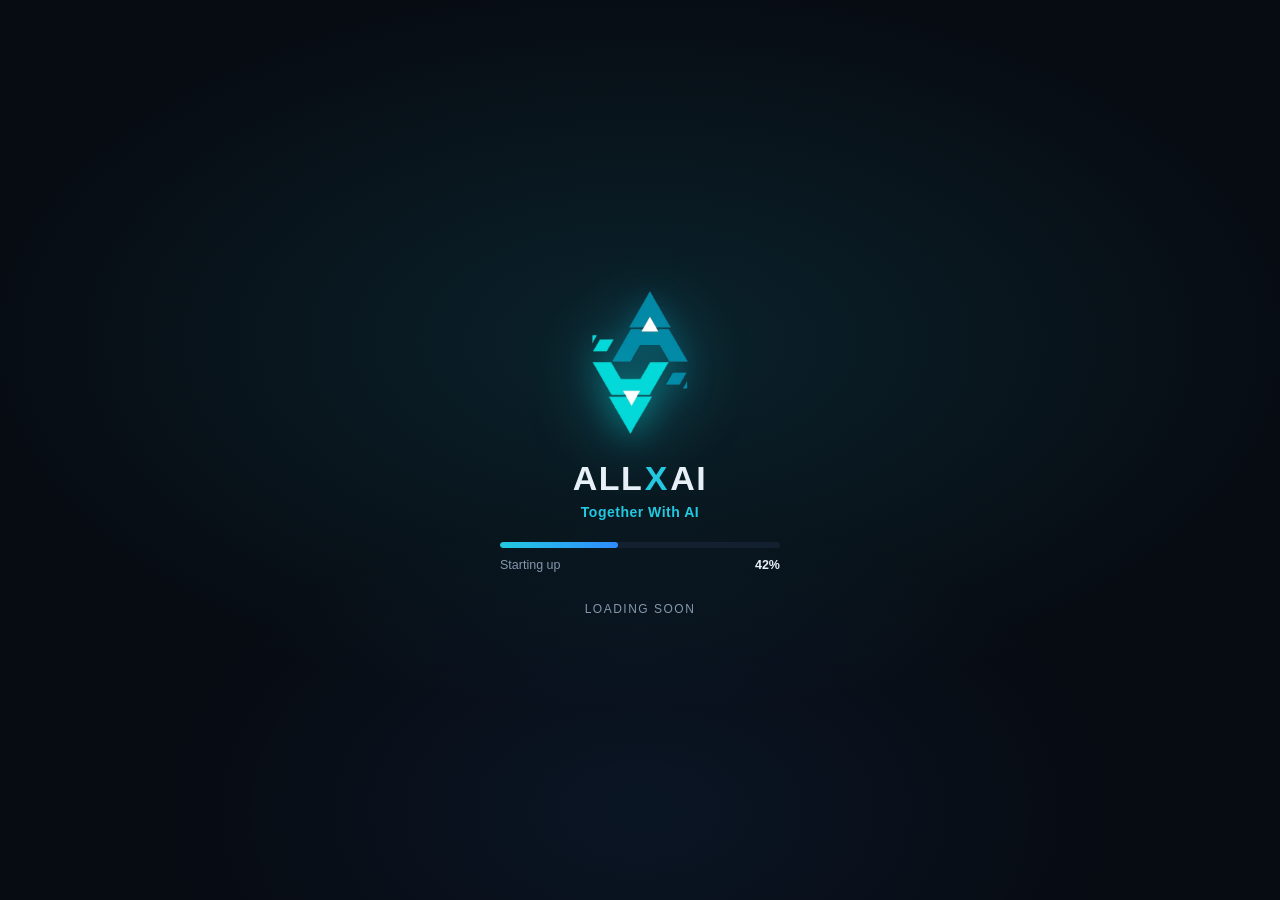
<file: loading.html>
<!doctype html>
<html lang="en">
<head>
<meta charset="utf-8" />
<meta name="robots" content="noindex,nofollow" />
<meta name="viewport" content="width=device-width, initial-scale=1" />
<link rel="icon" href="[data-uri]" />
<title>ALLXAI - Loading</title>
<style>
  :root{ --bg:#070b12; --ink:#e8f0f7; --muted:#8598ad; --cyan:#22c9e0; --cyan2:#2f8cff; --line:#1b2838; }
  @media (prefers-reduced-motion: reduce){ .bar-fill{animation:none !important} }
  *{box-sizing:border-box}
  html,body{height:100%}
  body{margin:0;background:
      radial-gradient(1100px 600px at 50% 38%, rgba(34,201,224,.12), transparent 62%),
      radial-gradient(800px 500px at 50% 90%, rgba(47,140,255,.08), transparent 60%),
      var(--bg);
    color:var(--ink);font-family:-apple-system,BlinkMacSystemFont,"Segoe UI",Roboto,Helvetica,Arial,sans-serif;
    -webkit-font-smoothing:antialiased;display:grid;place-items:center;min-height:100vh;padding:24px}
  .stage{display:flex;flex-direction:column;align-items:center;text-align:center;width:100%;max-width:420px}
  /* logo icon (placeholder mark - swap for real asset) */
  .mark{filter:drop-shadow(0 12px 34px rgba(34,201,224,.4));animation:axIn .6s ease both, axFloat 4.6s ease-in-out .6s infinite}
  .mark svg{display:block}
  .wordmark{margin-top:20px;font-size:34px;font-weight:800;letter-spacing:1.5px;animation:axIn .6s ease .15s both}
  .wordmark-img{width:210px;max-width:72vw;height:auto;margin-top:16px;animation:axIn .6s ease .15s both}
  .wordmark .x{color:var(--cyan);display:inline-block;transform-origin:50% 50%;margin:0 .04em;animation:xspin 12s linear infinite}
  .tag{margin-top:6px;color:var(--cyan);font-weight:600;letter-spacing:.5px;font-size:14px}
  /* progress */
  .track{width:280px;max-width:78vw;height:6px;margin-top:22px;border-radius:999px;background:#132030;overflow:hidden}
  .bar-fill{height:100%;width:0;border-radius:999px;background:linear-gradient(90deg,var(--cyan),var(--cyan2));transition:width .18s ease}
  .row{display:flex;justify-content:space-between;width:280px;max-width:78vw;margin-top:10px;color:var(--muted);font-size:12.5px}
  .pct{font-variant-numeric:tabular-nums;color:var(--ink);font-weight:700}
  .soon{margin-top:30px;font-size:12px;color:var(--muted);letter-spacing:1.5px;text-transform:uppercase}
  @keyframes axIn{from{opacity:0;transform:scale(.82) translateY(6px)}to{opacity:1;transform:none}}
  @keyframes axFloat{0%,100%{transform:translateY(0)}50%{transform:translateY(-5px)}}
  @media (prefers-reduced-motion: reduce){ .axmark,.wordmark,.brandmark,.logo{animation:none !important} }

  /* --- animated ALLXAI mark (shared component) --- */
  .axlogo{position:relative;display:inline-grid;place-items:center;width:var(--axsz,132px);height:var(--axsz,132px);flex:0 0 auto}
  .axlogo .r{display:none}
  .axlogo .r1{inset:0;border:2px dotted rgba(3,217,217,.60);animation:axRing 7s linear infinite}
  .axlogo .r2{inset:12%;border:1.5px dotted rgba(3,137,166,.55);animation:axRingR 10s linear infinite}
  .axlogo .l{position:absolute;width:64%;left:18%;top:4%;height:auto}
  .axlogo .lt{animation:axReveal 1.1s cubic-bezier(.2,.75,.25,1) both;filter:drop-shadow(0 5px 14px rgba(3,137,166,.35))}
  .axlogo .lb{animation:axReveal 1.1s cubic-bezier(.2,.75,.25,1) .9s both;filter:drop-shadow(0 6px 16px rgba(3,217,217,.4))}
  @keyframes axReveal{0%{opacity:0;transform:translateY(-9px) scale(.86)}100%{opacity:1;transform:none}}
  @keyframes axRing{0%{transform:rotate(0) scale(1);opacity:.6}50%{transform:rotate(180deg) scale(1.13);opacity:1}100%{transform:rotate(360deg) scale(1);opacity:.6}}
  @keyframes axRingR{0%{transform:rotate(0) scale(1.08);opacity:.5}50%{transform:rotate(-180deg) scale(.94);opacity:.85}100%{transform:rotate(-360deg) scale(1.08);opacity:.5}}
  @media (prefers-reduced-motion: reduce){ .axlogo .r1,.axlogo .r2,.axlogo .lt,.axlogo .lb{animation:none !important} }
  @keyframes xspin{to{transform:rotate(360deg)}}
  @media (prefers-reduced-motion: reduce){ .x{animation:none !important} }
</style>
</head>
<body>
  <div class="stage">
    <div class="mark" aria-label="ALLXAI logo"><span class="axlogo" style="--axsz:150px" role="img" aria-label="ALLXAI logo"><span class="r r1"></span><span class="r r2"></span><img class="l lt" alt="" src="[data-uri]"/><img class="l lb" alt="ALLXAI" src="[data-uri]"/></span></div>
    <div class="wordmark">ALL<span class="x">X</span>AI</div>
    <div class="tag">Together With AI</div>
    <div class="track"><div class="bar-fill" id="bar"></div></div>
    <div class="row"><span id="status">Starting up</span><span class="pct" id="pct">0%</span></div>
    <div class="soon">Loading soon</div>
  </div>
<script>
  var steps=[[18,"Starting up"],[42,"Loading workspace"],[68,"Preparing your dashboard"],[88,"Almost there"],[100,"Ready"]];
  var bar=document.getElementById('bar'), pct=document.getElementById('pct'), status=document.getElementById('status');
  var i=0;
  function tick(){
    if(i>=steps.length){ setTimeout(function(){ location.href='login.html'; }, 500); return; }
    var s=steps[i++]; bar.style.width=s[0]+'%'; pct.textContent=s[0]+'%'; status.textContent=s[1];
    setTimeout(tick, 620);
  }
  setTimeout(tick, 350);
</script>
</body>
</html>
</file>
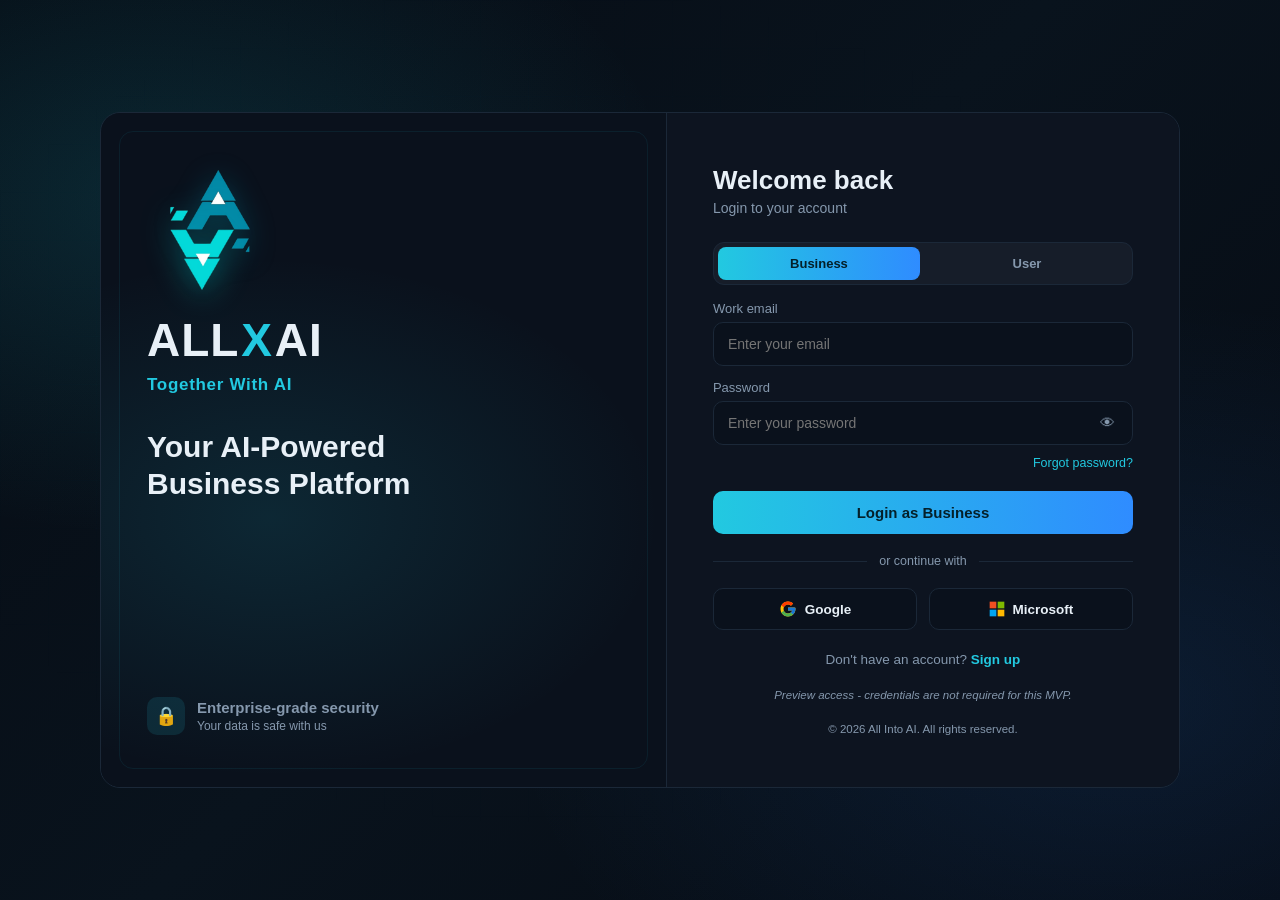
<file: login.html>
<!doctype html>
<html lang="en">
<head>
<meta charset="utf-8" />
<meta name="robots" content="noindex,nofollow" />
<meta name="viewport" content="width=device-width, initial-scale=1" />
<link rel="icon" href="[data-uri]" />
<title>ALLXAI - Sign in</title>
<style>
  :root{
    --bg:#070b12; --panel:#0d1420; --panel2:#0a111c; --line:#1b2838;
    --ink:#e8f0f7; --muted:#8598ad; --cyan:#22c9e0; --cyan2:#2f8cff;
  }
  *{box-sizing:border-box}
  body{margin:0;min-height:100vh;background:
      radial-gradient(800px 520px at 12% 22%, rgba(34,201,224,.14), transparent 65%),
      radial-gradient(950px 620px at 88% 78%, rgba(47,140,255,.12), transparent 65%),
      linear-gradient(135deg,#060b13 0%,#09131d 48%,#060a12 100%);
    color:var(--ink);font-family:-apple-system,BlinkMacSystemFont,"Segoe UI",Roboto,Helvetica,Arial,sans-serif;
    -webkit-font-smoothing:antialiased;display:grid;place-items:center;padding:24px}
  body::before{content:"";position:fixed;inset:0;pointer-events:none;opacity:.32;
    background-image:linear-gradient(rgba(81,226,241,.07) 1px,transparent 1px),linear-gradient(90deg,rgba(81,226,241,.07) 1px,transparent 1px);
    background-size:48px 48px;mask-image:radial-gradient(ellipse at 42% 45%,black,transparent 74%)}
  body::after{content:"";position:fixed;inset:0;pointer-events:none;opacity:.16;
    background:repeating-linear-gradient(0deg,rgba(255,255,255,.035) 0 1px,transparent 1px 5px);mix-blend-mode:soft-light}
  .wrap{position:relative;z-index:1;width:100%;max-width:1080px;display:grid;grid-template-columns:1.05fr .95fr;
    gap:0;border:1px solid var(--line);border-radius:20px;overflow:hidden;
    background:linear-gradient(180deg,rgba(255,255,255,.02),transparent)}
  @media (max-width:820px){
    body{display:block;padding:16px}
    .wrap{grid-template-columns:1fr;border-radius:18px}
    .left{display:flex;min-height:0;padding:38px 30px 30px;border-right:none;border-bottom:1px solid var(--line)}
    .right{padding:34px 30px 38px}
    .brandmark .axlogo{width:126px;height:126px}
    .logo{font-size:46px}
    .tag{font-size:17px;margin-top:8px}
    .headline{font-size:30px;line-height:1.18;max-width:360px;margin-top:28px}
    .secure{margin-top:30px;font-size:15px}
    .secure .s{width:38px;height:38px;font-size:18px}
    .secure span[style]{font-size:13px !important}
    .right h1{font-size:30px}
    .right .sub{font-size:16px;margin-bottom:28px}
  }
  /* left brand panel */
  .left{position:relative;padding:52px 46px;background:
      radial-gradient(600px 400px at 30% 60%, rgba(34,201,224,.12), transparent 65%), var(--panel2);
    display:flex;flex-direction:column;justify-content:space-between;min-height:560px;border-right:1px solid var(--line)}
  .left::before{content:"";position:absolute;inset:18px;border:1px solid rgba(34,201,224,.08);border-radius:14px;pointer-events:none}
  .brandmark{width:126px;margin-bottom:18px;animation:axIn .6s ease both, axFloat 4.6s ease-in-out .6s infinite}
  .brandmark .axlogo{width:126px;height:126px}
  .brandmark svg{width:126px;height:auto;display:block}
  .logo{font-size:46px;font-weight:800;letter-spacing:1px;animation:axIn .6s ease .12s both}
  .logo .x{color:var(--cyan);display:inline-block;transform-origin:50% 50%;margin:0 .04em;animation:xspin 12s linear infinite}
  .tag{color:var(--cyan);font-weight:650;margin-top:8px;letter-spacing:.7px;font-size:17px}
  .headline{margin-top:34px;font-size:30px;font-weight:750;line-height:1.22;max-width:360px}
.secure{display:flex;align-items:center;gap:12px;color:var(--muted);font-size:15px}
  .secure .s{width:38px;height:38px;border-radius:10px;background:rgba(34,201,224,.12);color:var(--cyan);display:grid;place-items:center;font-size:18px}
  /* right form */
  .right{padding:52px 46px;background:var(--panel)}
  .right h1{font-size:26px;margin:0 0 4px}
  .right .sub{color:var(--muted);margin-bottom:26px;font-size:14px}
  label{display:block;font-size:13px;color:var(--muted);margin:14px 0 6px}
  .inp{position:relative}
  .inp input{width:100%;padding:13px 14px;border:1px solid var(--line);border-radius:10px;background:var(--panel2);color:var(--ink);font-size:14px}
  .inp input:focus{outline:none;border-color:var(--cyan);box-shadow:0 0 0 3px rgba(34,201,224,.15)}
  .eye{position:absolute;right:12px;top:12px;color:var(--muted);cursor:pointer;background:none;border:none;font-size:15px}
  .forgot{text-align:right;margin-top:8px}
  .forgot a{color:var(--cyan);font-size:12.5px;text-decoration:none}
  .btn{width:100%;margin-top:20px;padding:13px;border:none;border-radius:10px;font-size:15px;font-weight:700;cursor:pointer;
    background:linear-gradient(90deg,var(--cyan),var(--cyan2));color:#04202a}
  .or{display:flex;align-items:center;gap:12px;color:var(--muted);font-size:12.5px;margin:20px 0}
  .or::before,.or::after{content:"";flex:1;height:1px;background:var(--line)}
  .oauth{display:grid;grid-template-columns:1fr 1fr;gap:12px}
  .oauth button{padding:11px;border:1px solid var(--line);border-radius:10px;background:var(--panel2);color:var(--ink);font-weight:600;font-size:13.5px;cursor:pointer;display:flex;align-items:center;justify-content:center;gap:8px}
  .signup{text-align:center;margin-top:22px;color:var(--muted);font-size:13.5px}
  .signup a{color:var(--cyan);text-decoration:none;font-weight:600}
  .demo-note{margin-top:22px;text-align:center;font-size:11.5px;color:var(--muted);font-style:italic}
  @keyframes axIn{from{opacity:0;transform:scale(.82) translateY(6px)}to{opacity:1;transform:none}}
  @keyframes axFloat{0%,100%{transform:translateY(0)}50%{transform:translateY(-5px)}}
  @media (prefers-reduced-motion: reduce){ .axmark,.wordmark,.brandmark,.logo{animation:none !important} }

  /* --- animated ALLXAI mark (shared component) --- */
  .axlogo{position:relative;display:inline-grid;place-items:center;width:var(--axsz,132px);height:var(--axsz,132px);flex:0 0 auto}
  .axlogo .r{display:none}
  .axlogo .r1{inset:0;border:2px dotted rgba(3,217,217,.60);animation:axRing 7s linear infinite}
  .axlogo .r2{inset:12%;border:1.5px dotted rgba(3,137,166,.55);animation:axRingR 10s linear infinite}
  .axlogo .l{position:absolute;width:64%;left:18%;top:4%;height:auto}
  .axlogo .lt{animation:axReveal 1.1s cubic-bezier(.2,.75,.25,1) both;filter:drop-shadow(0 5px 14px rgba(3,137,166,.35))}
  .axlogo .lb{animation:axReveal 1.1s cubic-bezier(.2,.75,.25,1) .9s both;filter:drop-shadow(0 6px 16px rgba(3,217,217,.4))}
  @keyframes axReveal{0%{opacity:0;transform:translateY(-9px) scale(.86)}100%{opacity:1;transform:none}}
  @keyframes axRing{0%{transform:rotate(0) scale(1);opacity:.6}50%{transform:rotate(180deg) scale(1.13);opacity:1}100%{transform:rotate(360deg) scale(1);opacity:.6}}
  @keyframes axRingR{0%{transform:rotate(0) scale(1.08);opacity:.5}50%{transform:rotate(-180deg) scale(.94);opacity:.85}100%{transform:rotate(-360deg) scale(1.08);opacity:.5}}
  @media (prefers-reduced-motion: reduce){ .axlogo .r1,.axlogo .r2,.axlogo .lt,.axlogo .lb{animation:none !important} }
  .wordmark-img{width:190px;max-width:74%;height:auto;display:block;margin:2px 0 2px;animation:axIn .6s ease .12s both}
  @keyframes xspin{to{transform:rotate(360deg)}}
  @media (prefers-reduced-motion: reduce){ .x{animation:none !important} }

  .acct-toggle{display:flex;gap:6px;background:rgba(255,255,255,.04);border:1px solid var(--line);border-radius:11px;padding:4px;margin:2px 0 16px}
  .acct-opt{flex:1;padding:9px 10px;border:0;border-radius:8px;background:transparent;color:var(--muted);font-weight:650;font-size:13px;cursor:pointer;font-family:inherit}
  .acct-opt.active{background:linear-gradient(90deg,var(--cyan),var(--cyan2));color:#04202a}
  .login-foot{margin-top:22px;text-align:center;font-size:11.5px;color:var(--muted)}
</style>
</head>
<body>
  <div class="wrap">
    <div class="left">
      <div>
        <div class="brandmark"><span class="axlogo" style="--axsz:100px" role="img" aria-label="ALLXAI logo"><span class="r r1"></span><span class="r r2"></span><img class="l lt" alt="" src="[data-uri]"/><img class="l lb" alt="ALLXAI" src="[data-uri]"/></span></div>
        <div class="logo">ALL<span class="x">X</span>AI</div>
        <div class="tag">Together With AI</div>
        <div class="headline">Your AI-Powered Business Platform</div>
      </div>
      <div class="secure"><span class="s">&#128274;</span><div><b>Enterprise-grade security</b><br><span style="font-size:12px">Your data is safe with us</span></div></div>
    </div>
    <div class="right">
      <h1>Welcome back</h1>
      <div class="sub">Login to your account</div>
      <div class="acct-toggle" role="tablist" aria-label="Account type">
        <button type="button" class="acct-opt active" data-acct="business" onclick="setAcct('business')">Business</button>
        <button type="button" class="acct-opt" data-acct="user" onclick="setAcct('user')">User</button>
      </div>
      <label id="emailLabel">Work email</label>
      <div class="inp"><input type="email" placeholder="Enter your email" /></div>
      <label>Password</label>
      <div class="inp"><input id="pw" type="password" placeholder="Enter your password" /><button class="eye" onclick="var p=document.getElementById('pw');p.type=p.type==='password'?'text':'password'">&#128065;</button></div>
      <div class="forgot"><a href="#" onclick="document.getElementById('fpnote').style.display='block';return false">Forgot password?</a></div>
      <div id="fpnote" style="display:none;font-size:11.5px;color:var(--muted);margin-top:6px;text-align:right">Demonstration only - password reset is not enabled in the MVP.</div>
      <button class="btn" id="loginBtn" onclick="enterDemo()">Login as Business</button>
      <div class="or">or continue with</div>
      <div class="oauth"><button onclick="location.href='app.html'"><svg width="18" height="18" viewBox="0 0 48 48" aria-hidden="true"><path fill="#FFC107" d="M43.6 20.5H42V20H24v8h11.3C33.7 32.9 29.3 36 24 36c-6.6 0-12-5.4-12-12s5.4-12 12-12c3.1 0 5.9 1.2 8 3.1l5.7-5.7C34.6 6.1 29.6 4 24 4 12.9 4 4 12.9 4 24s8.9 20 20 20 20-8.9 20-20c0-1.3-.1-2.3-.4-3.5z"/><path fill="#FF3D00" d="M6.3 14.7l6.6 4.8C14.7 16 19 12 24 12c3.1 0 5.9 1.2 8 3.1l5.7-5.7C34.6 6.1 29.6 4 24 4 16.3 4 9.7 8.3 6.3 14.7z"/><path fill="#4CAF50" d="M24 44c5.2 0 9.9-2 13.4-5.2l-6.2-5.2C29.2 35.1 26.7 36 24 36c-5.3 0-9.7-3.1-11.3-7.6l-6.5 5C9.6 39.6 16.2 44 24 44z"/><path fill="#1976D2" d="M43.6 20.5H42V20H24v8h11.3c-.8 2.2-2.2 4.1-4.1 5.6l6.2 5.2C39.9 36.5 44 31 44 24c0-1.3-.1-2.3-.4-3.5z"/></svg> Google</button><button onclick="location.href='app.html'"><svg width="16" height="16" viewBox="0 0 24 24" aria-hidden="true"><path fill="#F25022" d="M1 1h10v10H1z"/><path fill="#7FBA00" d="M13 1h10v10H13z"/><path fill="#00A4EF" d="M1 13h10v10H1z"/><path fill="#FFB900" d="M13 13h10v10H13z"/></svg> Microsoft</button></div>
      <div class="signup">Don't have an account? <a href="#" onclick="enterDemo();return false">Sign up</a></div>
      <div class="demo-note">Preview access - credentials are not required for this MVP.</div>
      <div class="login-foot">&copy; 2026 All Into AI. All rights reserved.</div>
    </div>
  </div>
</body>
<script>
function enterDemo(){ location.href='app.html'; }
function setAcct(t){ document.querySelectorAll('.acct-opt').forEach(function(b){ b.classList.toggle('active', b.dataset.acct===t); });
  var biz=t==='business'; var lb=document.getElementById('loginBtn'); if(lb) lb.textContent= biz?'Login as Business':'Login as User';
  var el=document.getElementById('emailLabel'); if(el) el.textContent= biz?'Work email':'Email address'; }
document.querySelectorAll('.oauth button').forEach(function(button){ button.onclick=enterDemo; });
</script>
</html>
</file>
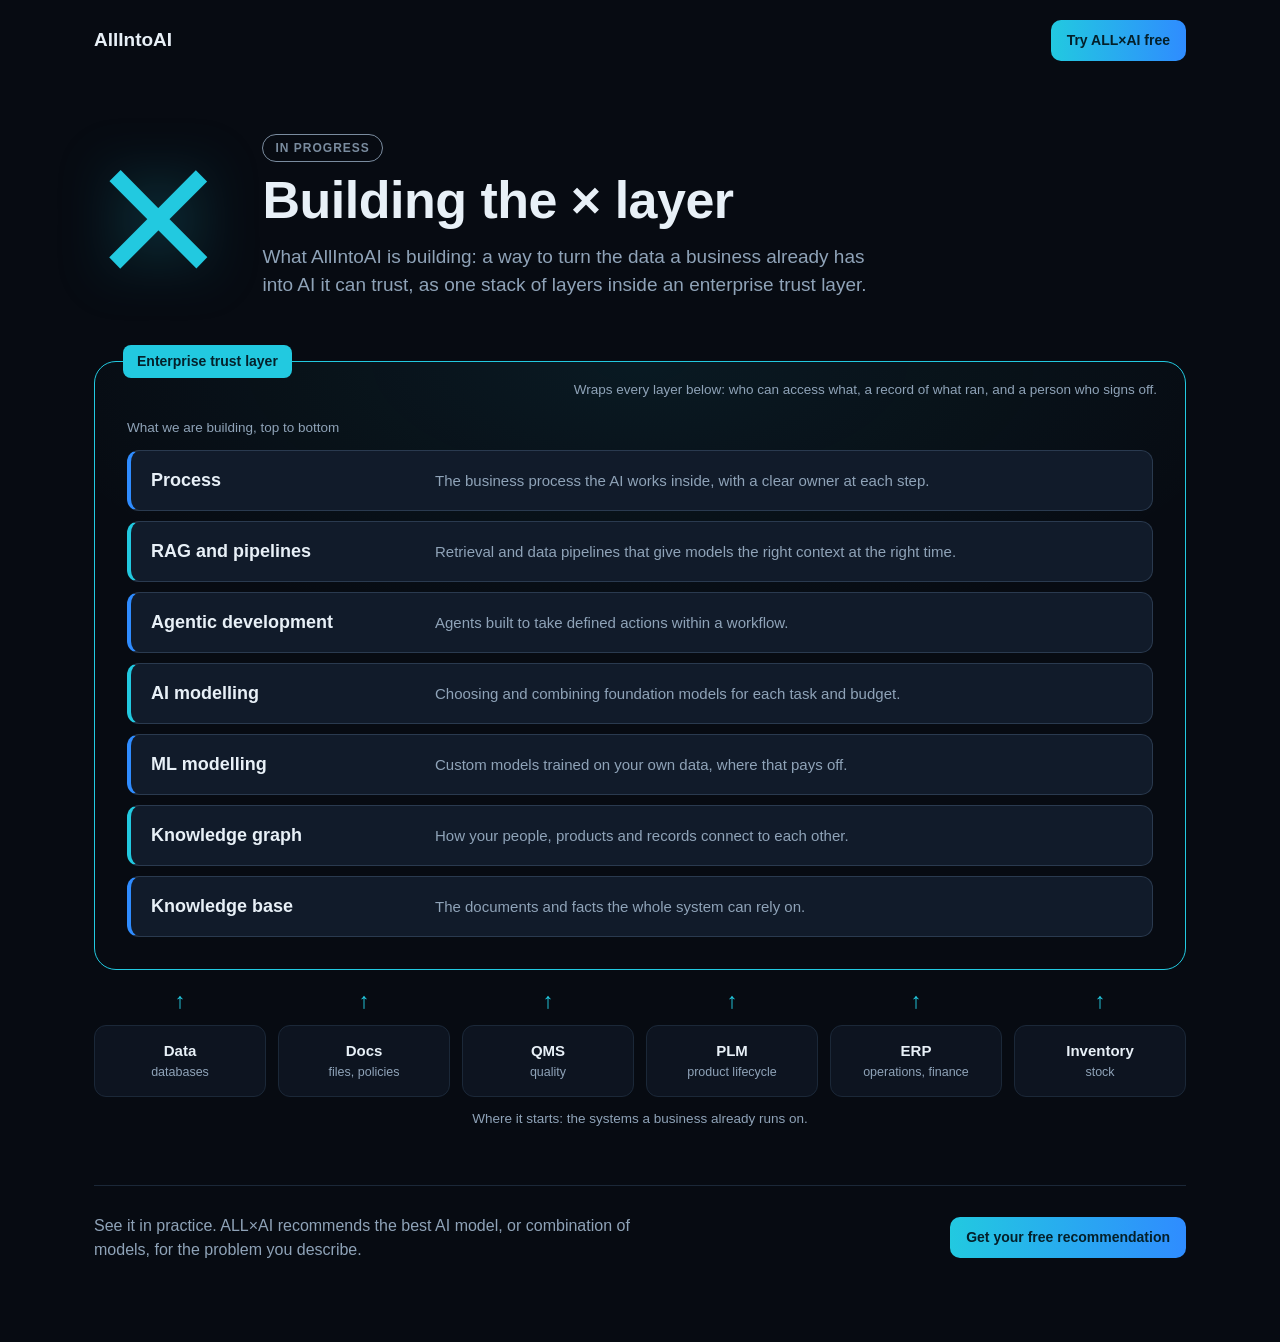
<file: x-layer.html>
<!doctype html>
<html lang="en">
<head>
<meta charset="utf-8" />
<meta name="viewport" content="width=device-width, initial-scale=1" />
<title>Building the × layer | AllIntoAI</title>
<meta name="description" content="AllIntoAI is building the × layer: from your business data to AI you can trust, inside one enterprise trust layer." />
<link rel="canonical" href="https://allintoai.ai/x-layer" />
<link rel="icon" href="favicon.png" />
<style>
  :root{--bg:#070b12;--panel:#0d1420;--panel2:#111b2a;--ink:#e8f0f7;--muted:#8fa3b8;--cyan:#22c9e0;--cyan2:#2f8cff;--line:#1b2838;--line2:#2a3a4f}
  *{box-sizing:border-box}
  html,body{margin:0}
  body{background:var(--bg);color:var(--ink);font-family:-apple-system,BlinkMacSystemFont,"Segoe UI",Roboto,Helvetica,Arial,sans-serif;-webkit-font-smoothing:antialiased;line-height:1.5}
  a{color:var(--cyan)}
  :focus-visible{outline:2px solid var(--cyan);outline-offset:2px}
  .top{display:flex;justify-content:space-between;align-items:center;gap:16px;max-width:1140px;margin:0 auto;padding:20px 24px}
  .brand{color:var(--ink);text-decoration:none;font-weight:800;font-size:19px}
  .cta{display:inline-block;padding:10px 16px;border-radius:10px;background:linear-gradient(90deg,var(--cyan),var(--cyan2));color:#04202a;font-weight:700;text-decoration:none;font-size:14px}
  .wrap{max-width:1140px;margin:0 auto;padding:0 24px 80px}

  .hero{display:grid;grid-template-columns:auto 1fr;gap:40px;align-items:center;padding:48px 0 56px}
  .mark{font-size:220px;line-height:.8;font-weight:200;color:var(--cyan);text-shadow:0 0 60px rgba(34,201,224,.35)}
  .hero h1{font-size:52px;line-height:1.08;margin:0 0 14px;letter-spacing:-.5px}
  .hero p{font-size:19px;color:var(--muted);margin:0;max-width:620px}

  .frame{position:relative;border:1.5px solid var(--cyan);border-radius:22px;padding:56px 32px 32px;background:radial-gradient(900px 400px at 50% 0%,rgba(34,201,224,.08),transparent 70%)}
  .frame-label{position:absolute;top:-17px;left:28px;background:var(--cyan);color:#04202a;font-weight:800;font-size:14px;padding:6px 14px;border-radius:8px}
  .frame-note{position:absolute;top:18px;right:28px;left:260px;text-align:right;color:var(--muted);font-size:13.5px}
  .stack-title{font-size:13.5px;color:var(--muted);margin:0 0 12px}
  .stack{list-style:none;margin:0;padding:0;display:flex;flex-direction:column;gap:10px}
  .layer{display:grid;grid-template-columns:minmax(180px,260px) 1fr;gap:24px;align-items:center;background:var(--panel2);border:1px solid var(--line2);border-left:4px solid var(--cyan);border-radius:12px;padding:16px 20px}
  .layer:nth-child(odd){border-left-color:var(--cyan2)}
  .layer h2{font-size:18px;margin:0}
  .layer p{margin:0;color:var(--muted);font-size:15px}

  .feeds{display:grid;grid-template-columns:repeat(6,1fr);gap:12px;color:var(--cyan);font-size:22px;margin:14px 0 8px;text-align:center}
  .sources{display:grid;grid-template-columns:repeat(6,1fr);gap:12px}
  .src{text-align:center;background:var(--panel);border:1px solid var(--line);border-radius:12px;padding:14px 8px;font-weight:650;font-size:15px}
  .src small{display:block;color:var(--muted);font-weight:400;font-size:12.5px}
  .sources-cap{text-align:center;color:var(--muted);font-size:13.5px;margin:12px 0 0}

  .next{margin-top:56px;display:flex;justify-content:space-between;align-items:center;gap:24px;flex-wrap:wrap;border-top:1px solid var(--line);padding-top:28px}
  .next p{margin:0;color:var(--muted);max-width:560px}

  @media (prefers-reduced-motion:no-preference){
    .layer{animation:rise .5s cubic-bezier(.2,.7,.2,1) both}
    .layer:nth-child(7){animation-delay:.05s}.layer:nth-child(6){animation-delay:.12s}.layer:nth-child(5){animation-delay:.19s}
    .layer:nth-child(4){animation-delay:.26s}.layer:nth-child(3){animation-delay:.33s}.layer:nth-child(2){animation-delay:.40s}.layer:nth-child(1){animation-delay:.47s}
    @keyframes rise{from{opacity:0;transform:translateY(14px)}to{opacity:1;transform:none}}
  }
  @media (max-width:820px){
    .hero{grid-template-columns:1fr;gap:8px;padding:24px 0 40px}
    .mark{font-size:120px}
    .hero h1{font-size:36px}
    .frame{padding:104px 18px 22px}
    .frame-note{left:18px;right:18px;top:26px;text-align:left}
    .layer{grid-template-columns:1fr;gap:4px}
    .sources{grid-template-columns:repeat(3,1fr)}
    .feeds{display:none}
  }
</style>
</head>
<body>
<header class="top">
  <a class="brand" href="/">AllIntoAI</a>
  <a class="cta" href="https://allxaiapp.com/login.html?mode=signup">Try ALL×AI free</a>
</header>
<main class="wrap">
  <section class="hero">
    <div class="mark" aria-hidden="true">×</div>
    <div>
      <p style="display:inline-block;margin:0 0 10px;padding:4px 12px;border:1px solid currentColor;border-radius:999px;font-size:12px;font-weight:700;letter-spacing:1px;text-transform:uppercase;opacity:.85">In progress</p>
      <h1>Building the × layer</h1>
      <p>What AllIntoAI is building: a way to turn the data a business already has into AI it can trust, as one stack of layers inside an enterprise trust layer.</p>
    </div>
  </section>

  <section class="frame" aria-labelledby="trust">
    <div class="frame-label" id="trust">Enterprise trust layer</div>
    <div class="frame-note">Wraps every layer below: who can access what, a record of what ran, and a person who signs off.</div>
    <p class="stack-title">What we are building, top to bottom</p>
    <ol class="stack">
      <li class="layer"><h2>Process</h2><p>The business process the AI works inside, with a clear owner at each step.</p></li>
      <li class="layer"><h2>RAG and pipelines</h2><p>Retrieval and data pipelines that give models the right context at the right time.</p></li>
      <li class="layer"><h2>Agentic development</h2><p>Agents built to take defined actions within a workflow.</p></li>
      <li class="layer"><h2>AI modelling</h2><p>Choosing and combining foundation models for each task and budget.</p></li>
      <li class="layer"><h2>ML modelling</h2><p>Custom models trained on your own data, where that pays off.</p></li>
      <li class="layer"><h2>Knowledge graph</h2><p>How your people, products and records connect to each other.</p></li>
      <li class="layer"><h2>Knowledge base</h2><p>The documents and facts the whole system can rely on.</p></li>
    </ol>
  </section>

  <div class="feeds" aria-hidden="true"><span>↑</span><span>↑</span><span>↑</span><span>↑</span><span>↑</span><span>↑</span></div>
  <div class="sources" role="list" aria-label="Business data sources">
    <div class="src" role="listitem">Data<small>databases</small></div>
    <div class="src" role="listitem">Docs<small>files, policies</small></div>
    <div class="src" role="listitem">QMS<small>quality</small></div>
    <div class="src" role="listitem">PLM<small>product lifecycle</small></div>
    <div class="src" role="listitem">ERP<small>operations, finance</small></div>
    <div class="src" role="listitem">Inventory<small>stock</small></div>
  </div>
  <p class="sources-cap">Where it starts: the systems a business already runs on.</p>

  <section class="next">
    <p>See it in practice. ALL×AI recommends the best AI model, or combination of models, for the problem you describe.</p>
    <a class="cta" href="https://allxaiapp.com/login.html?mode=signup">Get your free recommendation</a>
  </section>
</main>
</body>
</html>
</file>
